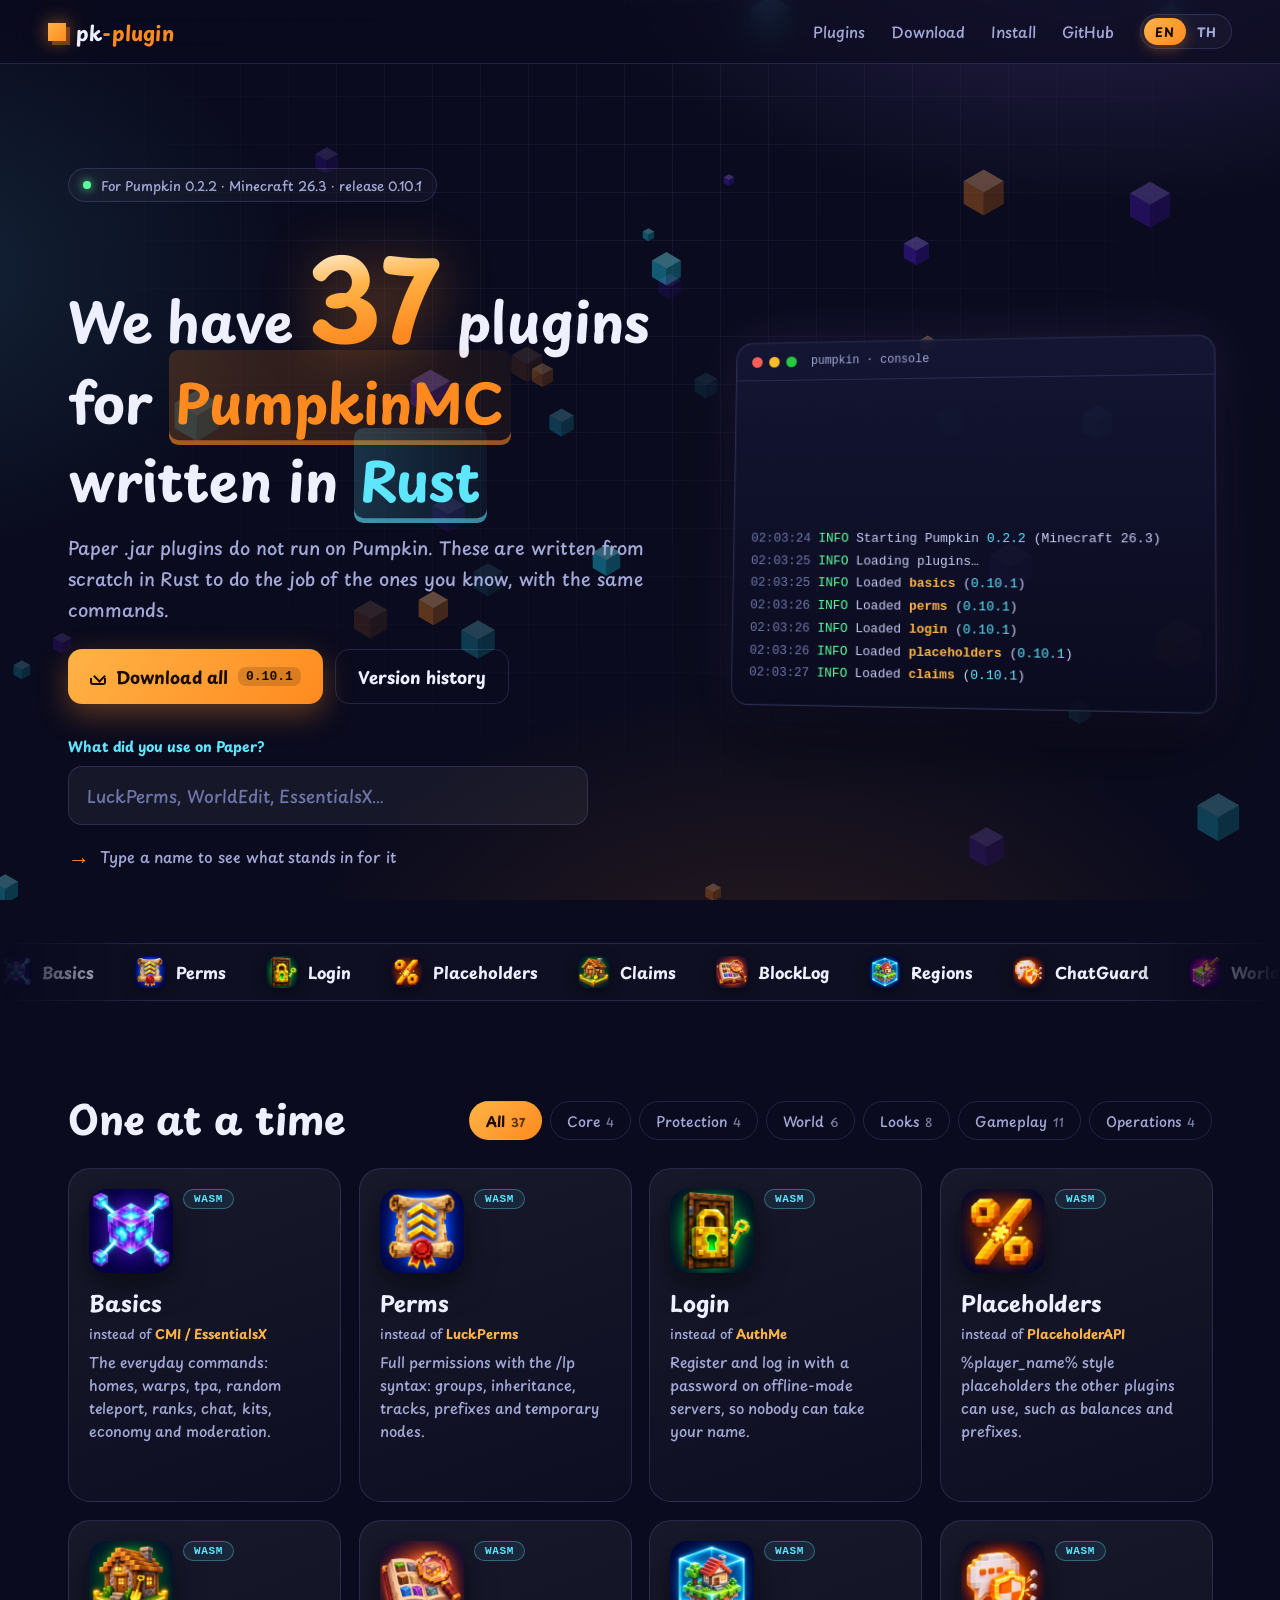
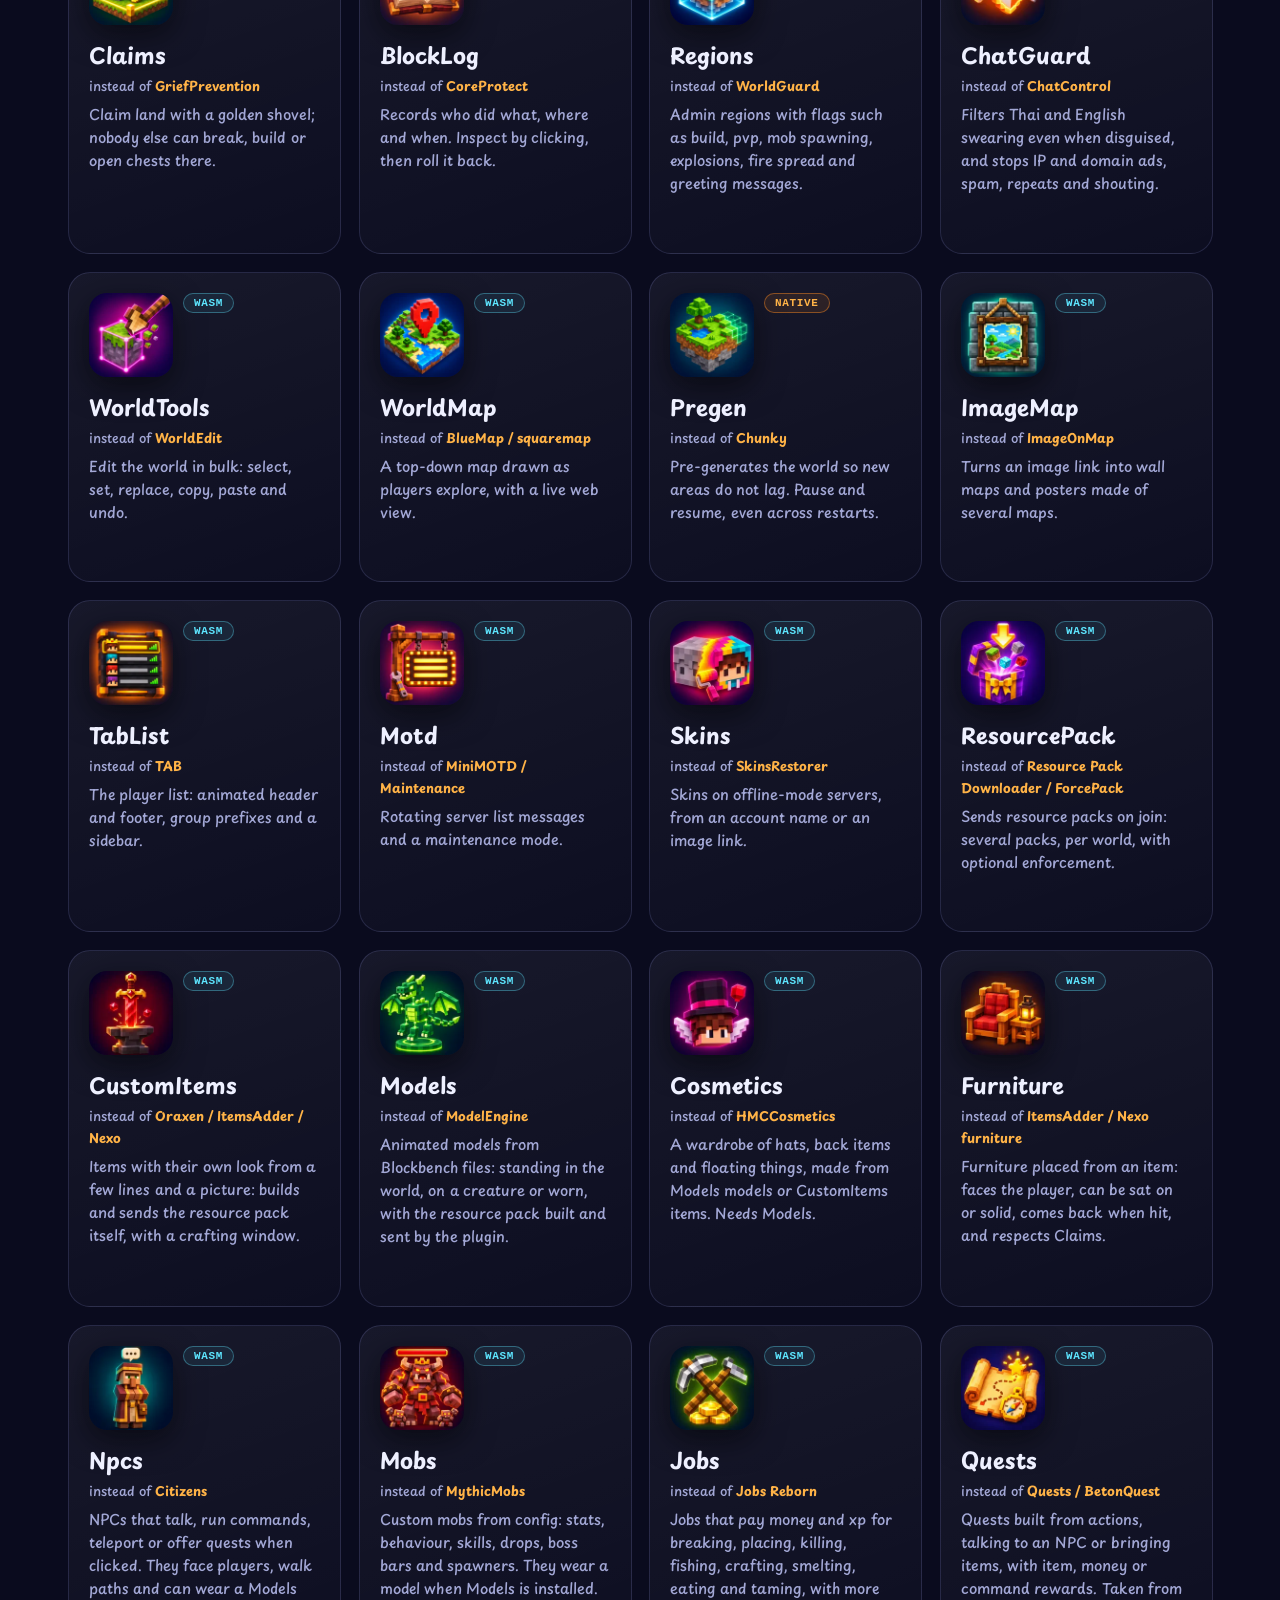
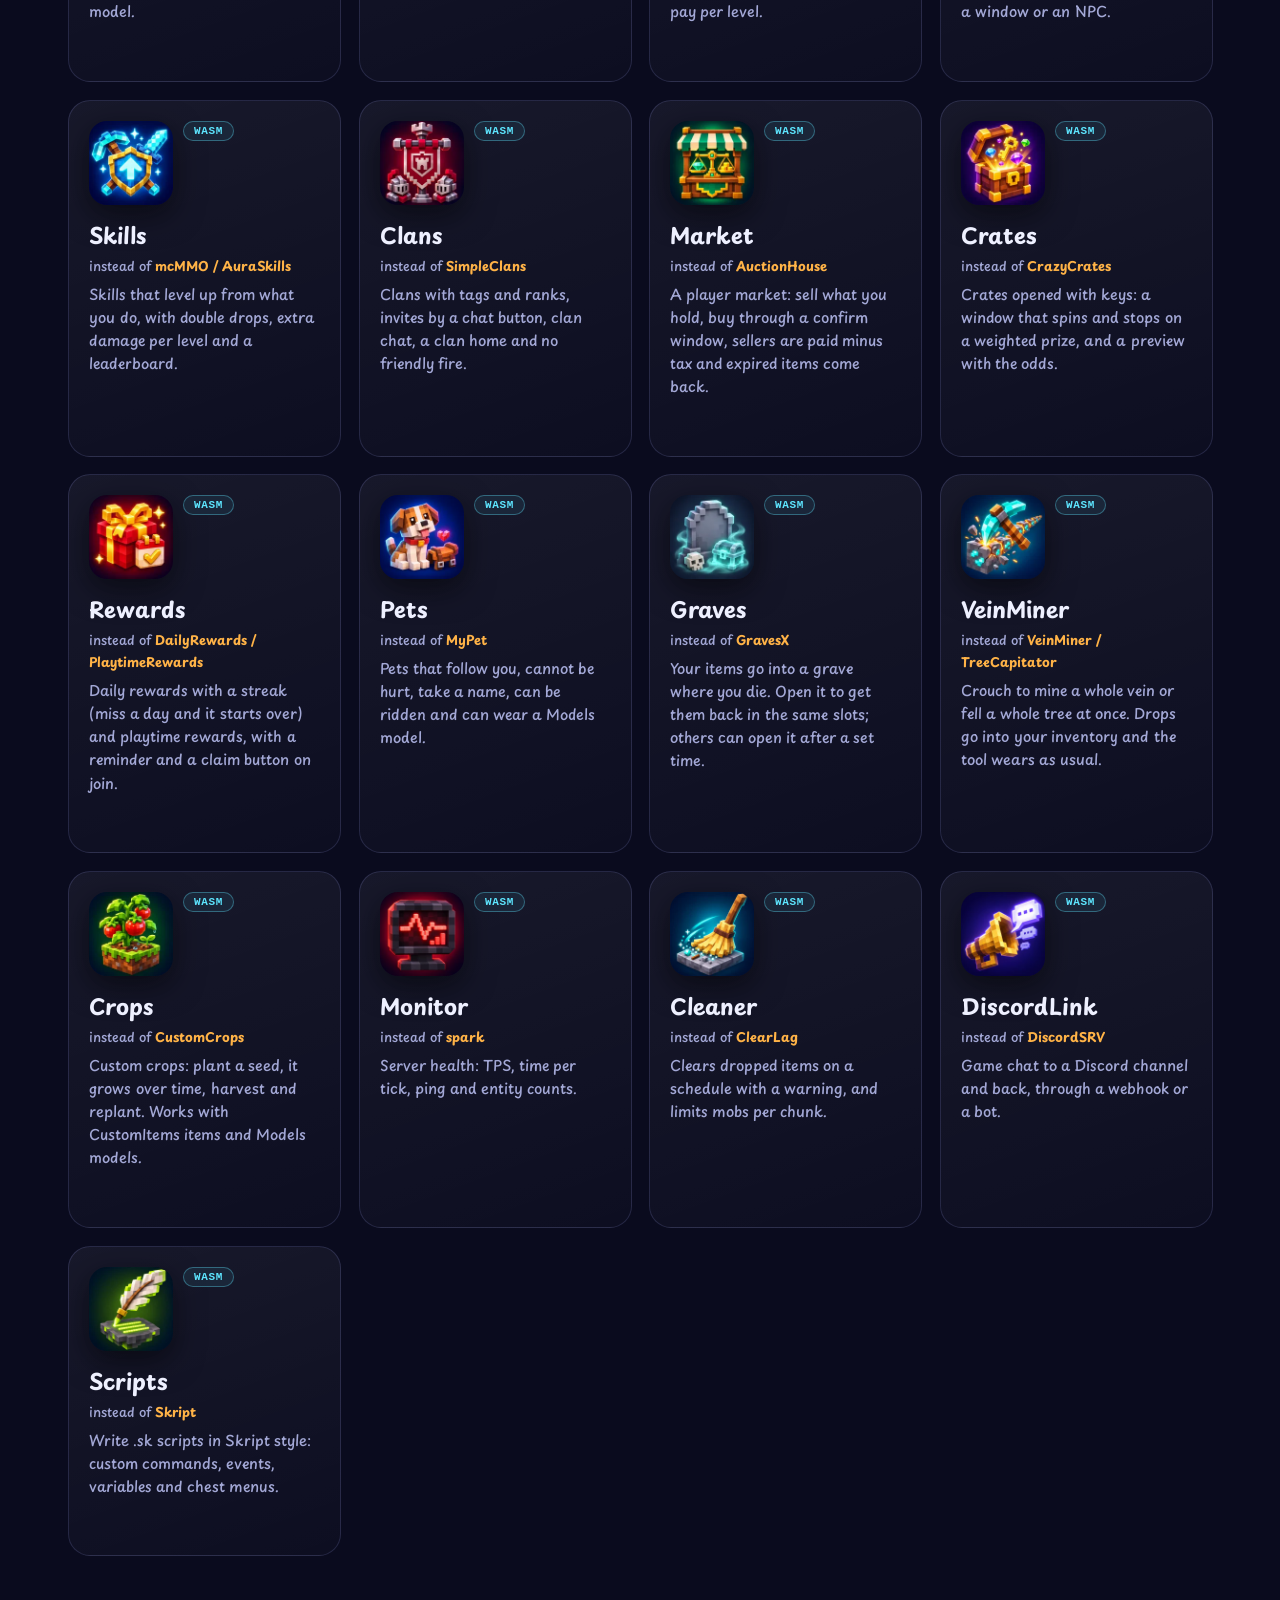
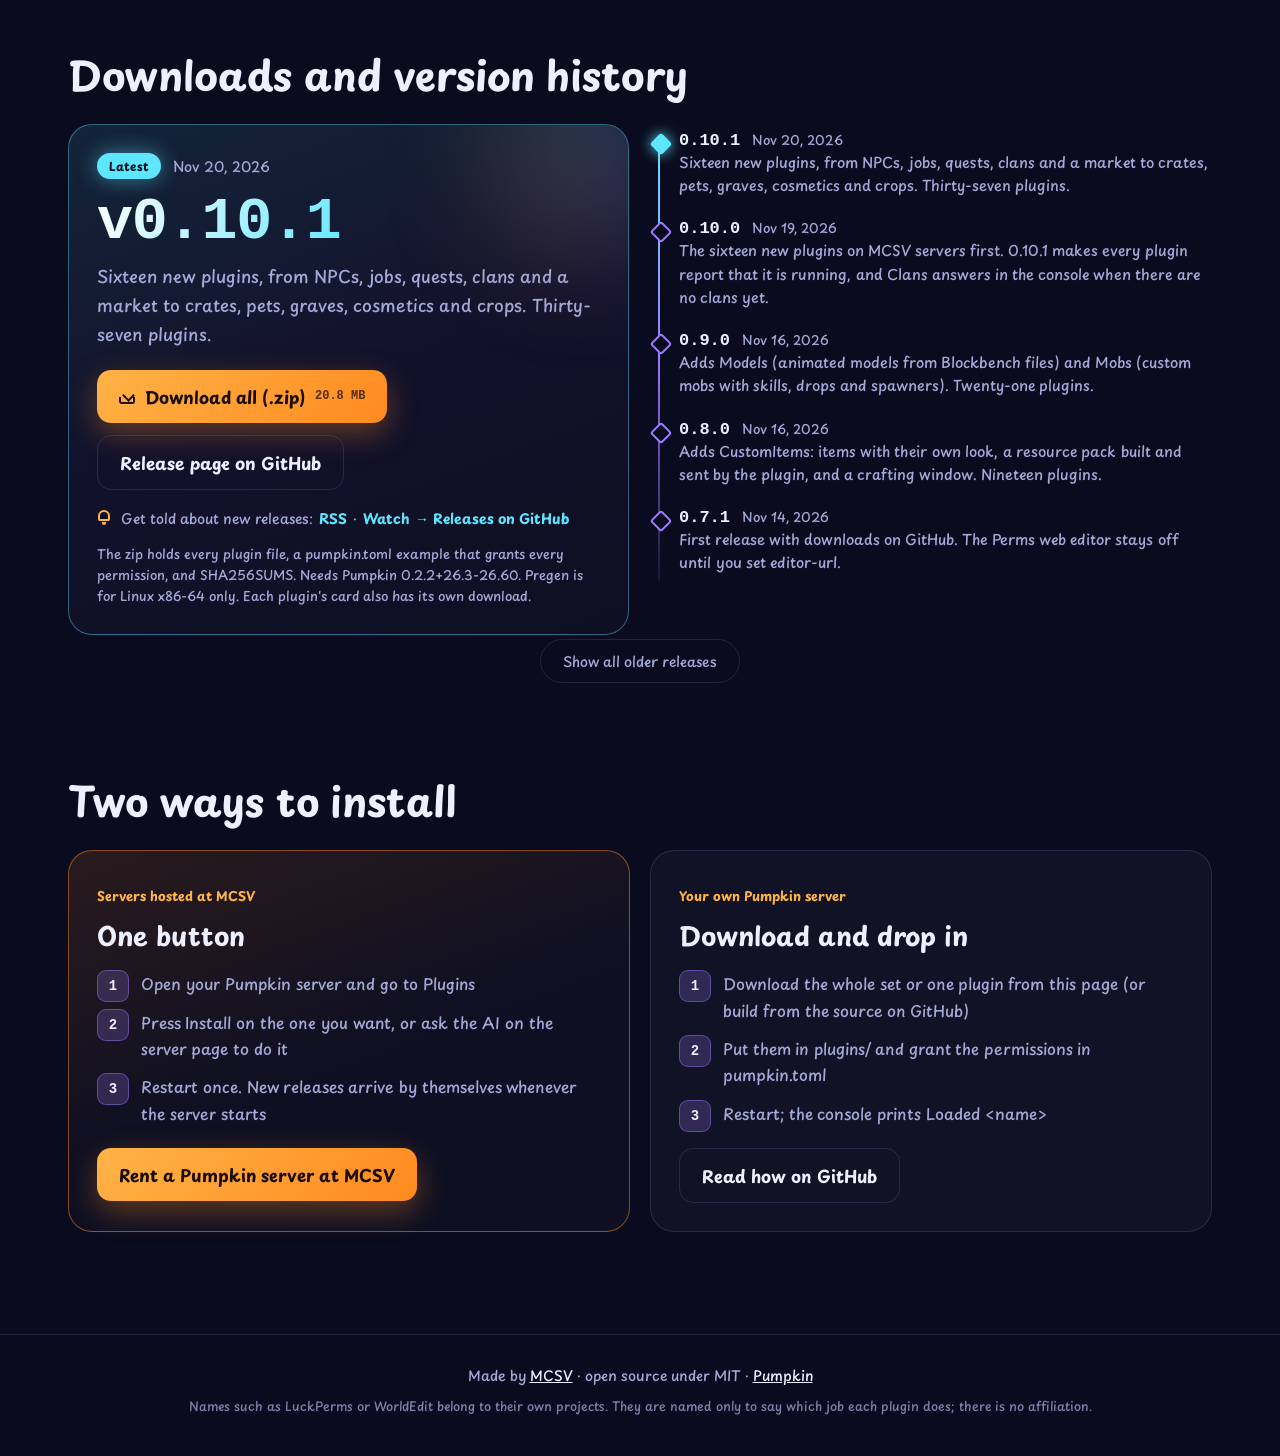
<file: site/index.html>
<!doctype html>
<html lang="en">
<head>
<meta charset="utf-8">
<meta name="viewport" content="width=device-width, initial-scale=1">
<title>Pumpkin Plugins: 37 plugins for the PumpkinMC Minecraft server, written in Rust | MCSV</title>
<meta name="description" content="37 open-source plugins for the PumpkinMC Minecraft server, written in Rust: they stand in for LuckPerms, EssentialsX, WorldEdit, CoreProtect, GriefPrevention, AuthMe and more, with the same commands. Free download.">
<meta name="robots" content="index, follow, max-image-preview:large">
<meta name="author" content="MCSV">
<meta name="theme-color" content="#0a0b1e">
<meta name="color-scheme" content="dark">
<link rel="canonical" href="https://pk-plugin.mcsv.me/">
<link rel="icon" href="favicon.svg" type="image/svg+xml">
<link rel="icon" href="favicon-32.png" type="image/png" sizes="32x32">
<link rel="apple-touch-icon" href="apple-touch-icon.png">
<link rel="alternate" type="application/atom+xml" title="Pumpkin Plugins releases" href="https://github.com/artmasster/pumpkin-plugins/releases.atom">

<meta property="og:type" content="website">
<meta property="og:site_name" content="Pumpkin Plugins by MCSV">
<meta property="og:url" content="https://pk-plugin.mcsv.me/">
<meta property="og:title" content="Pumpkin Plugins: 37 plugins for PumpkinMC, written in Rust">
<meta property="og:description" content="Stand-ins for LuckPerms, EssentialsX, WorldEdit, CoreProtect and more, with the same commands. Open source, free download.">
<meta property="og:locale" content="en_US">
<meta property="og:locale:alternate" content="th_TH">
<meta property="og:image" content="https://pk-plugin.mcsv.me/og.jpg">
<meta property="og:image:type" content="image/jpeg">
<meta property="og:image:width" content="1200">
<meta property="og:image:height" content="630">
<meta property="og:image:alt" content="We have 37 plugins for PumpkinMC, written in Rust, with the icon of each plugin">
<meta name="twitter:card" content="summary_large_image">
<meta name="twitter:title" content="Pumpkin Plugins: 37 plugins for PumpkinMC, written in Rust">
<meta name="twitter:description" content="Stand-ins for LuckPerms, EssentialsX, WorldEdit, CoreProtect and more, with the same commands. Open source, free download.">
<meta name="twitter:image" content="https://pk-plugin.mcsv.me/og.jpg">
<meta name="twitter:image:alt" content="We have 37 plugins for PumpkinMC, written in Rust, with the icon of each plugin">
<script type="application/ld+json">{"@context":"https://schema.org","@graph":[{"@type":"WebSite","@id":"https://pk-plugin.mcsv.me/#site","url":"https://pk-plugin.mcsv.me/","name":"Pumpkin Plugins","inLanguage":["en","th"],"publisher":{"@id":"https://mcsv.me/#org"}},{"@type":"Organization","@id":"https://mcsv.me/#org","name":"MCSV","url":"https://mcsv.me/"},{"@type":"SoftwareApplication","@id":"https://pk-plugin.mcsv.me/#app","name":"Pumpkin Plugins","url":"https://pk-plugin.mcsv.me/","image":"https://pk-plugin.mcsv.me/og.jpg","description":"37 plugins for the PumpkinMC Minecraft server, written in Rust. They stand in for LuckPerms, EssentialsX, WorldEdit, CoreProtect and others, with the same commands.","applicationCategory":"GameApplication","applicationSubCategory":"Minecraft server plugins","operatingSystem":"Pumpkin 0.2.2 (Minecraft 26.3)","softwareVersion":"0.10.1","datePublished":"2026-11-20","downloadUrl":"https://github.com/artmasster/pumpkin-plugins/releases/download/v0.10.1/pumpkin-plugins-0.10.1.zip","license":"https://opensource.org/licenses/MIT","isAccessibleForFree":true,"offers":{"@type":"Offer","price":"0","priceCurrency":"USD"},"author":{"@id":"https://mcsv.me/#org"},"sameAs":["https://github.com/artmasster/pumpkin-plugins"]},{"@type":"ItemList","name":"All 37 plugins","numberOfItems":37,"itemListElement":[{"@type":"ListItem","position":1,"url":"https://pk-plugin.mcsv.me/#basics","name":"Basics (instead of CMI / EssentialsX)","description":"The everyday commands: homes, warps, tpa, random teleport, ranks, chat, kits, economy and moderation."},{"@type":"ListItem","position":2,"url":"https://pk-plugin.mcsv.me/#perms","name":"Perms (instead of LuckPerms)","description":"Full permissions with the /lp syntax: groups, inheritance, tracks, prefixes and temporary nodes."},{"@type":"ListItem","position":3,"url":"https://pk-plugin.mcsv.me/#login","name":"Login (instead of AuthMe)","description":"Register and log in with a password on offline-mode servers, so nobody can take your name."},{"@type":"ListItem","position":4,"url":"https://pk-plugin.mcsv.me/#placeholders","name":"Placeholders (instead of PlaceholderAPI)","description":"%player_name% style placeholders the other plugins can use, such as balances and prefixes."},{"@type":"ListItem","position":5,"url":"https://pk-plugin.mcsv.me/#claims","name":"Claims (instead of GriefPrevention)","description":"Claim land with a golden shovel; nobody else can break, build or open chests there."},{"@type":"ListItem","position":6,"url":"https://pk-plugin.mcsv.me/#blocklog","name":"BlockLog (instead of CoreProtect)","description":"Records who did what, where and when. Inspect by clicking, then roll it back."},{"@type":"ListItem","position":7,"url":"https://pk-plugin.mcsv.me/#regions","name":"Regions (instead of WorldGuard)","description":"Admin regions with flags such as build, pvp, mob spawning, explosions, fire spread and greeting messages."},{"@type":"ListItem","position":8,"url":"https://pk-plugin.mcsv.me/#chatguard","name":"ChatGuard (instead of ChatControl)","description":"Filters Thai and English swearing even when disguised, and stops IP and domain ads, spam, repeats and shouting."},{"@type":"ListItem","position":9,"url":"https://pk-plugin.mcsv.me/#worldtools","name":"WorldTools (instead of WorldEdit)","description":"Edit the world in bulk: select, set, replace, copy, paste and undo."},{"@type":"ListItem","position":10,"url":"https://pk-plugin.mcsv.me/#worldmap","name":"WorldMap (instead of BlueMap / squaremap)","description":"A top-down map drawn as players explore, with a live web view."},{"@type":"ListItem","position":11,"url":"https://pk-plugin.mcsv.me/#pregen","name":"Pregen (instead of Chunky)","description":"Pre-generates the world so new areas do not lag. Pause and resume, even across restarts."},{"@type":"ListItem","position":12,"url":"https://pk-plugin.mcsv.me/#imagemap","name":"ImageMap (instead of ImageOnMap)","description":"Turns an image link into wall maps and posters made of several maps."},{"@type":"ListItem","position":13,"url":"https://pk-plugin.mcsv.me/#tablist","name":"TabList (instead of TAB)","description":"The player list: animated header and footer, group prefixes and a sidebar."},{"@type":"ListItem","position":14,"url":"https://pk-plugin.mcsv.me/#motd","name":"Motd (instead of MiniMOTD / Maintenance)","description":"Rotating server list messages and a maintenance mode."},{"@type":"ListItem","position":15,"url":"https://pk-plugin.mcsv.me/#skins","name":"Skins (instead of SkinsRestorer)","description":"Skins on offline-mode servers, from an account name or an image link."},{"@type":"ListItem","position":16,"url":"https://pk-plugin.mcsv.me/#resourcepack","name":"ResourcePack (instead of Resource Pack Downloader / ForcePack)","description":"Sends resource packs on join: several packs, per world, with optional enforcement."},{"@type":"ListItem","position":17,"url":"https://pk-plugin.mcsv.me/#customitems","name":"CustomItems (instead of Oraxen / ItemsAdder / Nexo)","description":"Items with their own look from a few lines and a picture: builds and sends the resource pack itself, with a crafting window."},{"@type":"ListItem","position":18,"url":"https://pk-plugin.mcsv.me/#models","name":"Models (instead of ModelEngine)","description":"Animated models from Blockbench files: standing in the world, on a creature or worn, with the resource pack built and sent by the plugin."},{"@type":"ListItem","position":19,"url":"https://pk-plugin.mcsv.me/#cosmetics","name":"Cosmetics (instead of HMCCosmetics)","description":"A wardrobe of hats, back items and floating things, made from Models models or CustomItems items. Needs Models."},{"@type":"ListItem","position":20,"url":"https://pk-plugin.mcsv.me/#furniture","name":"Furniture (instead of ItemsAdder / Nexo furniture)","description":"Furniture placed from an item: faces the player, can be sat on or solid, comes back when hit, and respects Claims."},{"@type":"ListItem","position":21,"url":"https://pk-plugin.mcsv.me/#npcs","name":"Npcs (instead of Citizens)","description":"NPCs that talk, run commands, teleport or offer quests when clicked. They face players, walk paths and can wear a Models model."},{"@type":"ListItem","position":22,"url":"https://pk-plugin.mcsv.me/#mobs","name":"Mobs (instead of MythicMobs)","description":"Custom mobs from config: stats, behaviour, skills, drops, boss bars and spawners. They wear a model when Models is installed."},{"@type":"ListItem","position":23,"url":"https://pk-plugin.mcsv.me/#jobs","name":"Jobs (instead of Jobs Reborn)","description":"Jobs that pay money and xp for breaking, placing, killing, fishing, crafting, smelting, eating and taming, with more pay per level."},{"@type":"ListItem","position":24,"url":"https://pk-plugin.mcsv.me/#quests","name":"Quests (instead of Quests / BetonQuest)","description":"Quests built from actions, talking to an NPC or bringing items, with item, money or command rewards. Taken from a window or an NPC."},{"@type":"ListItem","position":25,"url":"https://pk-plugin.mcsv.me/#skills","name":"Skills (instead of mcMMO / AuraSkills)","description":"Skills that level up from what you do, with double drops, extra damage per level and a leaderboard."},{"@type":"ListItem","position":26,"url":"https://pk-plugin.mcsv.me/#clans","name":"Clans (instead of SimpleClans)","description":"Clans with tags and ranks, invites by a chat button, clan chat, a clan home and no friendly fire."},{"@type":"ListItem","position":27,"url":"https://pk-plugin.mcsv.me/#market","name":"Market (instead of AuctionHouse)","description":"A player market: sell what you hold, buy through a confirm window, sellers are paid minus tax and expired items come back."},{"@type":"ListItem","position":28,"url":"https://pk-plugin.mcsv.me/#crates","name":"Crates (instead of CrazyCrates)","description":"Crates opened with keys: a window that spins and stops on a weighted prize, and a preview with the odds."},{"@type":"ListItem","position":29,"url":"https://pk-plugin.mcsv.me/#rewards","name":"Rewards (instead of DailyRewards / PlaytimeRewards)","description":"Daily rewards with a streak (miss a day and it starts over) and playtime rewards, with a reminder and a claim button on join."},{"@type":"ListItem","position":30,"url":"https://pk-plugin.mcsv.me/#pets","name":"Pets (instead of MyPet)","description":"Pets that follow you, cannot be hurt, take a name, can be ridden and can wear a Models model."},{"@type":"ListItem","position":31,"url":"https://pk-plugin.mcsv.me/#graves","name":"Graves (instead of GravesX)","description":"Your items go into a grave where you die. Open it to get them back in the same slots; others can open it after a set time."},{"@type":"ListItem","position":32,"url":"https://pk-plugin.mcsv.me/#veinminer","name":"VeinMiner (instead of VeinMiner / TreeCapitator)","description":"Crouch to mine a whole vein or fell a whole tree at once. Drops go into your inventory and the tool wears as usual."},{"@type":"ListItem","position":33,"url":"https://pk-plugin.mcsv.me/#crops","name":"Crops (instead of CustomCrops)","description":"Custom crops: plant a seed, it grows over time, harvest and replant. Works with CustomItems items and Models models."},{"@type":"ListItem","position":34,"url":"https://pk-plugin.mcsv.me/#monitor","name":"Monitor (instead of spark)","description":"Server health: TPS, time per tick, ping and entity counts."},{"@type":"ListItem","position":35,"url":"https://pk-plugin.mcsv.me/#cleaner","name":"Cleaner (instead of ClearLag)","description":"Clears dropped items on a schedule with a warning, and limits mobs per chunk."},{"@type":"ListItem","position":36,"url":"https://pk-plugin.mcsv.me/#discordlink","name":"DiscordLink (instead of DiscordSRV)","description":"Game chat to a Discord channel and back, through a webhook or a bot."},{"@type":"ListItem","position":37,"url":"https://pk-plugin.mcsv.me/#scripts","name":"Scripts (instead of Skript)","description":"Write .sk scripts in Skript style: custom commands, events, variables and chest menus."}]}]}</script>
<link rel="preload" href="fonts/playpen-sans-thai-700-thai.woff2" as="font" type="font/woff2" crossorigin>
<link rel="stylesheet" href="style.css">
</head>
<body>
<canvas id="sky" aria-hidden="true"></canvas>

<header class="top">
  <a class="brand" href="#top" aria-label="Pumpkin Plugins">
    <span class="brand-cube" aria-hidden="true"></span>
    <span>pk<b>-plugin</b></span>
  </a>
  <nav class="top-links">
    <a href="#plugins" data-i18n="nav_plugins">Plugins</a>
    <a href="#releases" id="nav-dl"><span data-i18n="nav_dl">Download</span><i class="new-dot" aria-hidden="true"></i></a>
    <a href="#install" data-i18n="nav_install">Install</a>
    <a href="https://github.com/artmasster/pumpkin-plugins" rel="noopener" target="_blank">GitHub</a>
    <div class="lang" id="lang" role="group" aria-label="Language"><button type="button" data-lang="en" lang="en" aria-pressed="true">EN</button><button type="button" data-lang="th" lang="th" aria-pressed="false">TH</button></div>
  </nav>
</header>

<aside class="news" id="news" hidden aria-label="Release">
  <span class="news-badge" data-i18n="news_new">New</span>
  <span class="news-text"><b id="news-ver"></b> <span id="news-what"></span></span>
  <a class="news-link" id="news-link" href="#releases" data-i18n="news_link">What's new</a>
  <button class="news-close" id="news-close" type="button" aria-label="Close"></button>
</aside>

<main id="top">
  <section class="hero">
    <div class="hero-copy">
      <p class="eyebrow reveal"><span class="dot"></span><span data-i18n="eyebrow">For Pumpkin 0.2.2 · Minecraft 26.3 · release 0.10.1</span></p>
      <h1 class="reveal">
        <span class="h1-top"><span data-i18n="h1a">We have</span><span class="count" id="count">37</span><span data-i18n="h1b">plugins</span></span>
        <span class="h1-line" data-i18n="h1c">for <em>PumpkinMC</em></span>
        <span class="h1-line" data-i18n="h1d">written in <em class="rust">Rust</em></span>
      </h1>
      <p class="lede reveal" data-i18n="lede">Paper .jar plugins do not run on Pumpkin. These are written from scratch in Rust to do the job of the ones you know, with the same commands.</p>

      <div class="cta reveal">
        <a class="btn btn-dl" id="hero-zip" href="#releases"><span class="dl-icon" aria-hidden="true"></span><span data-i18n="cta_zip">Download all</span> <b class="ver" id="hero-ver"></b></a>
        <a class="btn btn-ghost" href="#releases" data-i18n="cta_history">Version history</a>
      </div>

      <form class="finder reveal" id="finder" autocomplete="off">
        <label for="q" data-i18n="finder_label">What did you use on Paper?</label>
        <input id="q" type="search" spellcheck="false" placeholder="LuckPerms, WorldEdit, EssentialsX…">
        <div class="finder-row">
          <span class="finder-arrow" aria-hidden="true">→</span>
          <output id="answer" for="q" data-i18n="finder_idle">Type a name to see what stands in for it</output>
        </div>
      </form>
    </div>

    <div class="console reveal" aria-hidden="true">
      <div class="console-bar"><i></i><i></i><i></i><span>pumpkin · console</span></div>
      <pre id="log"></pre>
    </div>
  </section>

  <div class="ticker" aria-hidden="true"><div class="ticker-run" id="ticker"></div></div>

  <section class="shelf" id="plugins">
    <div class="shelf-head">
      <h2 data-i18n="shelf_title">One at a time</h2>
      <div class="chips" id="chips" role="tablist"></div>
    </div>
    <div class="grid" id="grid"></div>
    <p class="none" id="none" hidden data-i18n="none">Nothing matches that</p>
  </section>

  <section class="releases" id="releases">
    <h2 data-i18n="rel_title">Downloads and version history</h2>
    <div class="rel-wrap">
      <article class="latest">
        <div class="latest-head">
          <span class="latest-tag" data-i18n="rel_latest">Latest</span>
          <span class="latest-date" id="latest-date"></span>
        </div>
        <p class="latest-ver" id="latest-ver"></p>
        <p class="latest-text" id="latest-text"></p>
        <div class="latest-btns">
          <a class="btn btn-dl" id="latest-zip" href="#"><span class="dl-icon" aria-hidden="true"></span><span data-i18n="rel_zip">Download all (.zip)</span> <small class="size" id="latest-zip-size"></small></a>
          <a class="btn btn-ghost" id="latest-gh" href="#" rel="noopener" target="_blank" data-i18n="rel_github">Release page on GitHub</a>
        </div>
        <p class="follow"><span class="follow-bell" aria-hidden="true"></span><span data-i18n="follow">Get told about new releases:</span> <a href="https://github.com/artmasster/pumpkin-plugins/releases.atom" rel="noopener" target="_blank">RSS</a> · <a href="https://github.com/artmasster/pumpkin-plugins" rel="noopener" target="_blank" data-i18n="follow_gh">Watch → Releases on GitHub</a></p>
        <p class="latest-note" data-i18n="rel_note">The zip holds every plugin file, a pumpkin.toml example that grants every permission, and SHA256SUMS. Needs Pumpkin 0.2.2+26.3-26.60. Pregen is for Linux x86-64 only. Each plugin's card also has its own download.</p>
      </article>
      <ol class="timeline" id="timeline"></ol>
    </div>
    <button class="more-rel" id="more-rel" type="button" data-i18n="rel_more">Show all older releases</button>
  </section>

  <section class="install" id="install">
    <h2 data-i18n="install_title">Two ways to install</h2>
    <div class="ways">
      <article class="way way-mcsv">
        <span class="way-tag" data-i18n="way1_tag">Servers hosted at MCSV</span>
        <h3 data-i18n="way1_title">One button</h3>
        <ol>
          <li data-i18n="way1_a">Open your Pumpkin server and go to Plugins</li>
          <li data-i18n="way1_b">Press Install on the one you want, or ask the AI on the server page to do it</li>
          <li data-i18n="way1_c">Restart once. New releases arrive by themselves whenever the server starts</li>
        </ol>
        <a class="btn" href="https://mcsv.me" rel="noopener" target="_blank" data-i18n="way1_btn">Rent a Pumpkin server at MCSV</a>
      </article>
      <article class="way">
        <span class="way-tag" data-i18n="way2_tag">Your own Pumpkin server</span>
        <h3 data-i18n="way2_title">Download and drop in</h3>
        <ol>
          <li data-i18n="way2_a">Download the whole set or one plugin from this page (or build from the source on GitHub)</li>
          <li data-i18n="way2_b">Put them in plugins/ and grant the permissions in pumpkin.toml</li>
          <li data-i18n="way2_c">Restart; the console prints Loaded &lt;name&gt;</li>
        </ol>
        <a class="btn btn-ghost" href="https://github.com/artmasster/pumpkin-plugins#install" rel="noopener" target="_blank" data-i18n="way2_btn">Read how on GitHub</a>
      </article>
    </div>
  </section>
</main>

<footer class="foot">
  <p><span data-i18n="foot_a">Made by</span> <a href="https://mcsv.me" rel="noopener" target="_blank">MCSV</a> · <span data-i18n="foot_b">open source under MIT</span> · <a href="https://github.com/Pumpkin-MC/Pumpkin" rel="noopener" target="_blank">Pumpkin</a></p>
  <p class="foot-small" data-i18n="foot_c">Names such as LuckPerms or WorldEdit belong to their own projects. They are named only to say which job each plugin does; there is no affiliation.</p>
</footer>

<dialog id="sheet" aria-labelledby="sheet-name">
  <button class="sheet-close" id="sheet-close" type="button" aria-label="Close"></button>
  <div class="sheet-art"><img id="sheet-img" alt="" width="176" height="176"><span class="sheet-glow" aria-hidden="true"></span></div>
  <div class="sheet-body">
    <p class="sheet-rep"><span data-i18n="rep">Stands in for</span> <b id="sheet-rep"></b></p>
    <h2 id="sheet-name"></h2>
    <p class="sheet-text" id="sheet-text"></p>
    <h3 data-i18n="cmds">Main commands</h3>
    <div class="cmds" id="sheet-cmds"></div>
    <h3 id="sheet-toml-title" data-i18n="toml">Permissions in pumpkin.toml</h3>
    <button class="toml" id="sheet-toml" type="button"><code id="sheet-toml-code"></code><span class="copy-hint" data-i18n="copy">Click to copy</span></button>
    <a class="btn btn-dl sheet-dl" id="sheet-dl" href="#"><span class="dl-icon" aria-hidden="true"></span><span id="sheet-dl-text"></span> <small class="size" id="sheet-dl-size"></small></a>
    <p class="sheet-meta" id="sheet-meta"></p>
  </div>
</dialog>
<div class="toast" id="toast" role="status" aria-live="polite"></div>

<script src="app.js" defer></script>
</body>
</html>
</file>
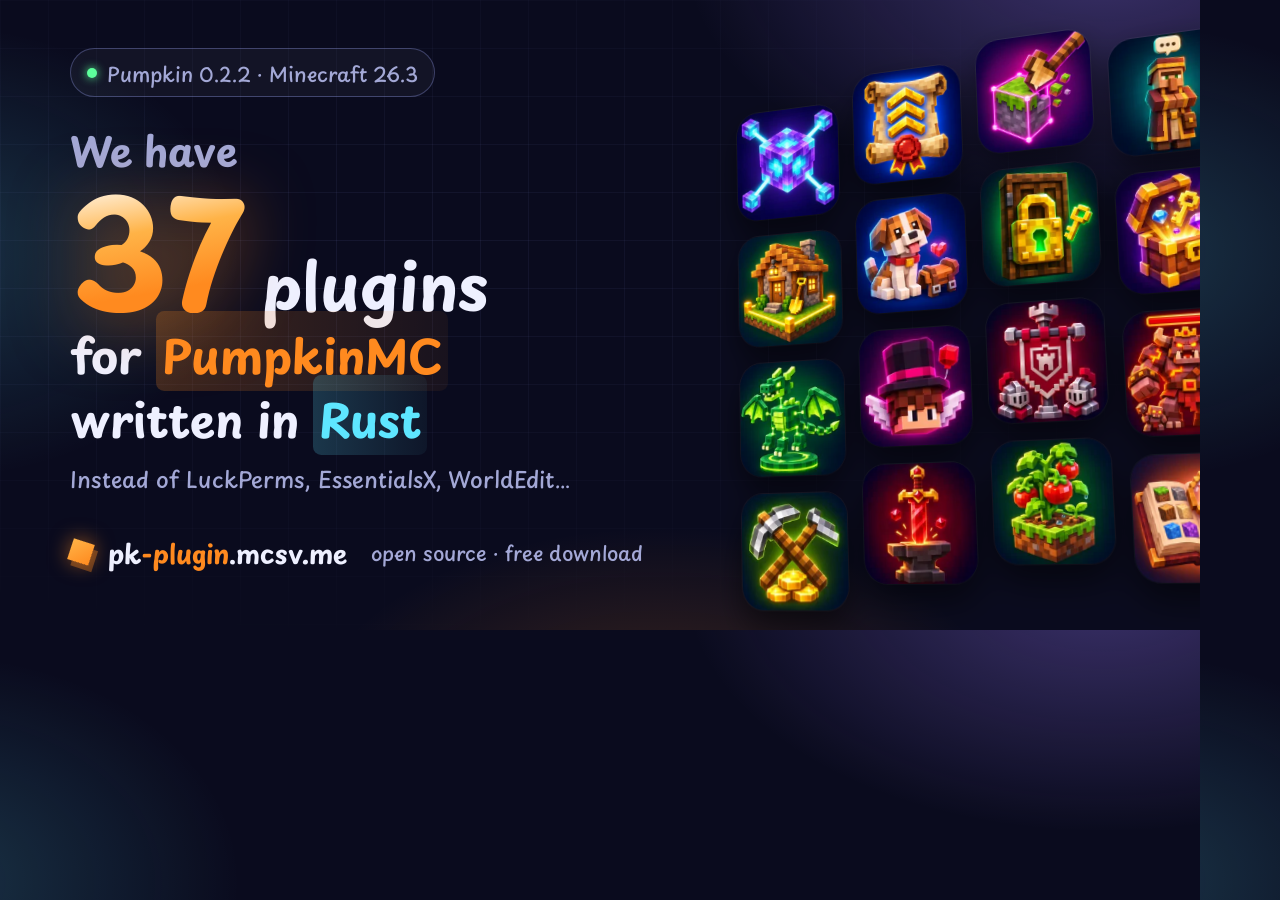
<file: scripts/og-image.html>
<!doctype html>
<html lang="en">
<head>
<!-- The share picture site/og.jpg (1200x630). Render: scripts/og-image.sh -->
<meta charset="utf-8">
<style>
@font-face { font-family: P; font-weight: 700; src: url('../site/fonts/playpen-sans-thai-700-thai.woff2') format('woff2'); unicode-range: U+0E01-0E5B; }
@font-face { font-family: P; font-weight: 700; src: url('../site/fonts/playpen-sans-thai-700-latin.woff2') format('woff2'); unicode-range: U+0000-00FF, U+2000-206F; }
@font-face { font-family: P; font-weight: 500; src: url('../site/fonts/playpen-sans-thai-500-thai.woff2') format('woff2'); unicode-range: U+0E01-0E5B; }
@font-face { font-family: P; font-weight: 500; src: url('../site/fonts/playpen-sans-thai-500-latin.woff2') format('woff2'); unicode-range: U+0000-00FF, U+2000-206F; }
* { box-sizing: border-box; margin: 0; }
html, body { width: 1200px; height: 630px; overflow: hidden; }
body { position: relative; font-family: P, sans-serif; color: #eef0ff; background: #0a0b1e;
  background-image:
    radial-gradient(700px 420px at 92% -8%, rgba(155,123,255,.35), transparent 60%),
    radial-gradient(520px 380px at -6% 40%, rgba(94,230,255,.18), transparent 60%),
    radial-gradient(600px 360px at 55% 118%, rgba(255,138,31,.22), transparent 60%); }
body::before { content: ''; position: absolute; inset: 0; opacity: .55;
  background-image: linear-gradient(rgba(160,170,255,.14) 1px, transparent 1px), linear-gradient(90deg, rgba(160,170,255,.14) 1px, transparent 1px);
  background-size: 48px 48px; -webkit-mask-image: radial-gradient(ellipse at 30% 40%, #000, transparent 75%); }
.copy { position: absolute; left: 70px; top: 48px; width: 620px; }
.tag { display: inline-flex; align-items: center; gap: 10px; padding: 6px 16px; border: 1px solid rgba(160,170,255,.3); border-radius: 999px; font-size: 20px; font-weight: 500; color: #a3a8d6; background: rgba(255,255,255,.04); }
.tag i { width: 10px; height: 10px; border-radius: 50%; background: #5dff9b; box-shadow: 0 0 10px #5dff9b; }
.pre { margin-top: 28px; font-size: 40px; font-weight: 700; line-height: 1.1; color: #a3a8d6; }
.big { display: flex; align-items: baseline; gap: 18px; margin-top: -6px; }
.alt { margin-top: 10px; font-size: 22px; white-space: nowrap; font-weight: 500; color: #a3a8d6; }
.sub b.rust { color: #5ee6ff; background: linear-gradient(90deg, rgba(94,230,255,.2), rgba(94,230,255,.05)); }
.n { font-size: 150px; line-height: 1; font-weight: 700; color: transparent; background: linear-gradient(170deg, #fff 10%, #ffb347 45%, #ff8a1f 80%); -webkit-background-clip: text; filter: drop-shadow(0 10px 34px rgba(255,138,31,.5)); }
.w { font-size: 64px; font-weight: 700; line-height: 1.2; }
.sub { margin-top: 0; font-size: 46px; font-weight: 700; line-height: 1.4; }
.sub b { color: #ff8a1f; padding: 0 .12em; border-radius: .18em; background: linear-gradient(90deg, rgba(255,138,31,.22), rgba(255,138,31,.06)); }
.foot { position: absolute; left: 70px; bottom: 56px; display: flex; align-items: center; gap: 16px; font-size: 26px; font-weight: 700; }
.cube { width: 22px; height: 22px; background: linear-gradient(135deg, #ffb347, #ff8a1f); box-shadow: 5px 5px 0 rgba(255,138,31,.35), 0 0 20px rgba(255,138,31,.6); transform: rotate(18deg); }
.foot em { font-style: normal; } .foot span { color: #ff8a1f; }
.foot small { margin-left: 8px; font-size: 20px; font-weight: 500; color: #a3a8d6; }
.wall { position: absolute; right: -40px; top: 50%; display: grid; grid-template-columns: repeat(4, 118px); gap: 18px; transform: translateY(-50%) perspective(1100px) rotateY(-16deg) rotateX(6deg) rotateZ(-4deg); }
.wall img { width: 118px; height: 118px; border-radius: 24px; box-shadow: 0 16px 34px rgba(0,0,0,.55), 0 0 0 1px rgba(255,255,255,.06); }
.wall img:nth-child(4n+1) { transform: translateY(26px); }
.wall img:nth-child(4n+3) { transform: translateY(-18px); }
</style>
</head>
<body>
<div class="wall" id="wall"></div>
<div class="copy">
  <p class="tag"><i></i>Pumpkin 0.2.2 · Minecraft 26.3</p>
  <p class="pre">We have</p>
  <div class="big"><span class="n">37</span><span class="w">plugins</span></div>
  <p class="sub">for <b>PumpkinMC</b><br>written in <b class="rust">Rust</b></p>
  <p class="alt">Instead of LuckPerms, EssentialsX, WorldEdit…</p>
</div>
<p class="foot"><i class="cube"></i><em>pk<span>-plugin</span>.mcsv.me</em><small>open source · free download</small></p>
<script>
for (const id of ['basics','perms','worldtools','npcs','claims','pets','login','crates','models','cosmetics','clans','mobs','jobs','customitems','crops','blocklog']) {
  const img = document.createElement('img');
  img.src = `../site/img/${id}.webp`;
  document.getElementById('wall').append(img);
}
</script>
</body>
</html>
</file>
<file: site/style.css>
/* pk-plugin.mcsv.me: voxel night. Deep indigo sky, the cyan and violet glow of the plugin art,
   and pumpkin orange as the one sharp accent. */
@font-face { font-family: 'Playpen Sans Thai'; font-weight: 500; font-display: swap; src: url('fonts/playpen-sans-thai-500-thai.woff2') format('woff2'); unicode-range: U+02D7, U+0303, U+0331, U+0E01-0E5B, U+200C-200D, U+25CC; }
@font-face { font-family: 'Playpen Sans Thai'; font-weight: 500; font-display: swap; src: url('fonts/playpen-sans-thai-500-latin.woff2') format('woff2'); unicode-range: U+0000-00FF, U+0131, U+0152-0153, U+02BB-02BC, U+02C6, U+02DA, U+02DC, U+2000-206F, U+20AC, U+2122, U+2190-2193, U+2212, U+2215, U+FEFF, U+FFFD; }
@font-face { font-family: 'Playpen Sans Thai'; font-weight: 600; font-display: swap; src: url('fonts/playpen-sans-thai-600-thai.woff2') format('woff2'); unicode-range: U+02D7, U+0303, U+0331, U+0E01-0E5B, U+200C-200D, U+25CC; }
@font-face { font-family: 'Playpen Sans Thai'; font-weight: 600; font-display: swap; src: url('fonts/playpen-sans-thai-600-latin.woff2') format('woff2'); unicode-range: U+0000-00FF, U+0131, U+0152-0153, U+02BB-02BC, U+02C6, U+02DA, U+02DC, U+2000-206F, U+20AC, U+2122, U+2190-2193, U+2212, U+2215, U+FEFF, U+FFFD; }
@font-face { font-family: 'Playpen Sans Thai'; font-weight: 700; font-display: swap; src: url('fonts/playpen-sans-thai-700-thai.woff2') format('woff2'); unicode-range: U+02D7, U+0303, U+0331, U+0E01-0E5B, U+200C-200D, U+25CC; }
@font-face { font-family: 'Playpen Sans Thai'; font-weight: 700; font-display: swap; src: url('fonts/playpen-sans-thai-700-latin.woff2') format('woff2'); unicode-range: U+0000-00FF, U+0131, U+0152-0153, U+02BB-02BC, U+02C6, U+02DA, U+02DC, U+2000-206F, U+20AC, U+2122, U+2190-2193, U+2212, U+2215, U+FEFF, U+FFFD; }

:root {
  --bg: #0a0b1e;
  --bg-2: #11132e;
  --ink: #eef0ff;
  --dim: #a3a8d6;
  --line: rgba(160, 170, 255, .16);
  --pumpkin: #ff8a1f;
  --pumpkin-2: #ffb347;
  --cyan: #5ee6ff;
  --violet: #9b7bff;
  --mono: ui-monospace, 'Cascadia Code', 'SF Mono', Menlo, Consolas, monospace;
  --ease: cubic-bezier(.2, .8, .2, 1);
}
* { box-sizing: border-box; }
html { scroll-behavior: smooth; }
body {
  margin: 0; min-height: 100vh; color: var(--ink); background: var(--bg);
  font: 500 17px/1.7 'Playpen Sans Thai', 'Leelawadee UI', Tahoma, sans-serif;
  background-image:
    radial-gradient(900px 500px at 85% -10%, rgba(155, 123, 255, .22), transparent 60%),
    radial-gradient(700px 480px at -10% 30%, rgba(94, 230, 255, .12), transparent 60%),
    radial-gradient(800px 500px at 60% 110%, rgba(255, 138, 31, .12), transparent 60%);
  background-attachment: fixed;
  overflow-x: hidden;
}
/* a faint block grid, like a build plate */
body::before {
  content: ''; position: fixed; inset: 0; z-index: -1; pointer-events: none; opacity: .5;
  background-image: linear-gradient(var(--line) 1px, transparent 1px), linear-gradient(90deg, var(--line) 1px, transparent 1px);
  background-size: 48px 48px;
  mask-image: radial-gradient(ellipse at 50% 20%, #000 0%, transparent 72%);
  -webkit-mask-image: radial-gradient(ellipse at 50% 20%, #000 0%, transparent 72%);
}
#sky { position: fixed; inset: 0; width: 100%; height: 100%; z-index: -1; pointer-events: none; }
a { color: inherit; }
h1, h2, h3, p { margin: 0; }
button { font: inherit; color: inherit; cursor: pointer; }
:focus-visible { outline: 2px solid var(--pumpkin); outline-offset: 3px; border-radius: 6px; }

/* top bar */
.top { position: sticky; top: 0; z-index: 20; display: flex; align-items: center; justify-content: space-between; gap: 16px; padding: 14px clamp(16px, 4vw, 48px); backdrop-filter: blur(14px); -webkit-backdrop-filter: blur(14px); background: rgba(10, 11, 30, .62); border-bottom: 1px solid var(--line); }
.brand { display: flex; align-items: center; gap: 10px; font-weight: 700; font-size: 20px; text-decoration: none; letter-spacing: .01em; }
.brand b { color: var(--pumpkin); font-weight: 700; }
.brand-cube { width: 18px; height: 18px; background: linear-gradient(135deg, var(--pumpkin-2), var(--pumpkin)); box-shadow: 4px 4px 0 rgba(255, 138, 31, .35), 0 0 18px rgba(255, 138, 31, .6); animation: spin 9s linear infinite; }
.top-links { display: flex; align-items: center; gap: clamp(10px, 2.4vw, 26px); font-size: 15px; }
.top-links a { text-decoration: none; color: var(--dim); transition: color .2s; }
.top-links a:hover { color: var(--ink); }
.lang { display: inline-flex; padding: 3px; border: 1px solid var(--line); border-radius: 999px; background: rgba(255, 255, 255, .03); }
.lang button { padding: 3px 11px; border: 0; border-radius: 999px; background: transparent; font-size: 12.5px; font-weight: 700; letter-spacing: .08em; color: var(--dim); transition: color .2s, background .2s, box-shadow .2s; }
.lang button:hover { color: var(--ink); }
.lang button[aria-pressed='true'] { color: #1a0d00; background: linear-gradient(135deg, var(--pumpkin-2), var(--pumpkin)); box-shadow: 0 4px 14px rgba(255, 138, 31, .35); }

/* hero */
.hero { display: grid; grid-template-columns: minmax(0, 1.1fr) minmax(0, .9fr); gap: clamp(24px, 5vw, 72px); align-items: center; max-width: 1240px; margin: 0 auto; padding: clamp(40px, 8vw, 104px) clamp(16px, 4vw, 48px) clamp(32px, 5vw, 64px); }
.eyebrow { display: inline-flex; align-items: center; gap: 10px; padding: 5px 14px; border: 1px solid var(--line); border-radius: 999px; font-size: 13px; color: var(--dim); background: rgba(255, 255, 255, .03); }
.dot { width: 8px; height: 8px; border-radius: 50%; background: #5dff9b; box-shadow: 0 0 10px #5dff9b; animation: pulse 1.8s ease-in-out infinite; }
/* Thai stacks vowels and tone marks above and below the line: the heading needs tall lines, and
   nothing may be drawn in the gap between them. */
h1 { margin: 20px 0 16px; font-size: clamp(30px, 4.3vw, 54px); line-height: 1.45; font-weight: 700; }
.h1-top { display: flex; flex-wrap: wrap; align-items: baseline; column-gap: .26em; }
.h1-line { display: block; }
.count { flex: none; padding: 0 .04em .06em 0; font-size: 2.1em; line-height: 1.15; color: transparent; background: linear-gradient(170deg, #fff 10%, var(--pumpkin-2) 45%, var(--pumpkin) 80%); -webkit-background-clip: text; background-clip: text; filter: drop-shadow(0 8px 28px rgba(255, 138, 31, .45)); font-variant-numeric: tabular-nums; }
h1 em { font-style: normal; color: var(--pumpkin); white-space: nowrap; padding: 0 .12em; border-radius: .18em; background: linear-gradient(90deg, rgba(255, 138, 31, .2), rgba(255, 138, 31, .06)); box-shadow: inset 0 -.09em 0 rgba(255, 138, 31, .55); }
h1 em.rust { color: var(--cyan); background: linear-gradient(90deg, rgba(94, 230, 255, .18), rgba(94, 230, 255, .05)); box-shadow: inset 0 -.09em 0 rgba(94, 230, 255, .55); }
.lede { max-width: 34em; color: var(--dim); font-size: clamp(16px, 1.5vw, 18px); }

.finder { margin-top: 30px; }
.finder label { display: block; margin-bottom: 8px; font-size: 14px; font-weight: 700; color: var(--cyan); }
.finder-row { display: flex; align-items: center; gap: 10px; min-height: 44px; margin-top: 10px; }
.finder input { display: block; width: 100%; max-width: 520px; padding: 14px 18px; border: 1px solid var(--line); border-radius: 14px; background: rgba(255, 255, 255, .05); color: var(--ink); font: inherit; transition: border-color .2s, box-shadow .2s; }
.finder input::placeholder { color: #6f75a8; }
.finder input:focus { outline: none; border-color: var(--cyan); box-shadow: 0 0 0 4px rgba(94, 230, 255, .14); }
.finder-arrow { font-size: 22px; color: var(--pumpkin); animation: nudge 1.4s ease-in-out infinite; }
.finder output { flex: 1; min-width: 0; font-size: 15px; color: var(--dim); }
.finder output button { padding: 8px 16px; border: 0; border-radius: 12px; background: linear-gradient(135deg, var(--pumpkin-2), var(--pumpkin)); color: #1a0d00; font-weight: 700; box-shadow: 0 8px 24px rgba(255, 138, 31, .35); animation: pop .35s var(--ease); }
.finder output button + button { margin-left: 8px; }

/* console */
.console { border: 1px solid var(--line); border-radius: 18px; background: linear-gradient(180deg, rgba(20, 22, 52, .92), rgba(10, 11, 30, .92)); box-shadow: 0 30px 80px rgba(0, 0, 0, .5), 0 0 0 1px rgba(255, 255, 255, .03) inset, 0 0 60px rgba(155, 123, 255, .14); transform: perspective(1200px) rotateY(-7deg) rotateX(3deg); transition: transform .6s var(--ease); overflow: hidden; }
.console:hover { transform: perspective(1200px) rotateY(0) rotateX(0); }
.console-bar { display: flex; align-items: center; gap: 7px; padding: 12px 16px; border-bottom: 1px solid var(--line); font: 12px var(--mono); color: var(--dim); }
.console-bar i { width: 11px; height: 11px; border-radius: 50%; background: #ff5f57; }
.console-bar i:nth-child(2) { background: #febc2e; }
.console-bar i:nth-child(3) { background: #28c840; }
.console-bar span { margin-left: 8px; }
#log { margin: 0; padding: 16px 18px 20px; height: 330px; overflow: hidden; font: 13px/1.75 var(--mono); color: #c9cdf5; white-space: pre-wrap; display: flex; flex-direction: column; justify-content: flex-end; }
#log .t { color: #6f75a8; }
#log .ok { color: #5dff9b; }
#log .n { color: var(--pumpkin-2); font-weight: 700; }
#log .v { color: var(--cyan); }
#log div { animation: line .35s var(--ease); }

/* ticker */
.ticker { overflow: hidden; border-block: 1px solid var(--line); background: rgba(255, 255, 255, .02); mask-image: linear-gradient(90deg, transparent, #000 12%, #000 88%, transparent); -webkit-mask-image: linear-gradient(90deg, transparent, #000 12%, #000 88%, transparent); }
/* every item has a right margin instead of a flex gap, so the two halves are the same width and
   translateX(-50%) lands exactly on the start of the second half */
.ticker-run { display: flex; width: max-content; padding: 12px 0; font-size: 16px; animation: marquee 50s linear infinite; }
.ticker:hover .ticker-run { animation-play-state: paused; }
.tick { display: flex; align-items: center; gap: 10px; margin-right: 40px; white-space: nowrap; }
.tick img { width: 32px; height: 32px; border-radius: 8px; box-shadow: 0 4px 14px rgba(0, 0, 0, .45); }
.tick b { font-weight: 700; color: var(--ink); }

/* shelf */
.shelf, .releases, .install { max-width: 1240px; margin: 0 auto; padding: clamp(48px, 7vw, 96px) clamp(16px, 4vw, 48px) 0; }
.shelf-head { display: flex; flex-wrap: wrap; align-items: end; justify-content: space-between; gap: 18px; margin-bottom: 28px; }
h2 { font-size: clamp(26px, 3.4vw, 40px); line-height: 1.25; font-weight: 700; }
.chips { display: flex; flex-wrap: wrap; gap: 8px; }
.chip { padding: 7px 16px; border: 1px solid var(--line); border-radius: 999px; background: transparent; font-size: 14px; color: var(--dim); transition: all .2s; }
.chip:hover { color: var(--ink); border-color: var(--violet); }
.chip[aria-selected='true'] { color: #1a0d00; background: linear-gradient(135deg, var(--pumpkin-2), var(--pumpkin)); border-color: transparent; font-weight: 700; }
.chip small { margin-left: 6px; opacity: .7; font-size: 12px; }

.grid { display: grid; grid-template-columns: repeat(auto-fill, minmax(250px, 1fr)); gap: 18px; }
.card { --mx: 50%; --my: 50%; --rx: 0deg; --ry: 0deg; position: relative; display: flex; flex-direction: column; gap: 6px; padding: 20px; border: 1px solid var(--line); border-radius: 22px; background: linear-gradient(160deg, rgba(255, 255, 255, .06), rgba(255, 255, 255, .015)); text-align: left; overflow: hidden; transform: perspective(900px) rotateX(var(--rx)) rotateY(var(--ry)); transition: transform .25s var(--ease), border-color .25s, box-shadow .25s, opacity .3s; will-change: transform; }
.card::before { content: ''; position: absolute; inset: 0; pointer-events: none; opacity: 0; transition: opacity .25s; background: radial-gradient(260px circle at var(--mx) var(--my), rgba(94, 230, 255, .2), transparent 60%); }
.card:hover, .card:focus-visible { border-color: rgba(94, 230, 255, .55); box-shadow: 0 22px 50px rgba(0, 0, 0, .45), 0 0 34px rgba(94, 230, 255, .14); }
.card:hover::before { opacity: 1; }
.card img { width: 84px; height: 84px; border-radius: 18px; box-shadow: 0 10px 30px rgba(0, 0, 0, .5); transition: transform .45s var(--ease); }
.card:hover img { transform: translateY(-6px) rotate(-5deg) scale(1.08); }
.card-top { display: flex; align-items: flex-start; justify-content: space-between; gap: 10px; margin-bottom: 8px; }
.badge { padding: 3px 10px; border-radius: 999px; font: 700 11px var(--mono); letter-spacing: .06em; color: var(--cyan); border: 1px solid rgba(94, 230, 255, .35); background: rgba(94, 230, 255, .08); }
.badge.native { color: var(--pumpkin-2); border-color: rgba(255, 138, 31, .45); background: rgba(255, 138, 31, .1); }
.card h3 { font-size: 22px; font-weight: 700; line-height: 1.3; }
.card .rep { font-size: 13px; color: var(--dim); }
.card .rep b { font-weight: 700; color: var(--pumpkin-2); }
.card p { font-size: 14.5px; line-height: 1.6; color: var(--dim); }
.card .more { margin-top: auto; padding-top: 10px; font-size: 13px; font-weight: 700; color: var(--cyan); opacity: 0; transform: translateX(-6px); transition: all .25s; }
.card:hover .more, .card:focus-visible .more { opacity: 1; transform: none; }
.card.hit { border-color: var(--pumpkin); box-shadow: 0 0 0 3px rgba(255, 138, 31, .3), 0 22px 50px rgba(0, 0, 0, .45); animation: hit .9s var(--ease); }
.card.gone { display: none; }
.none { padding: 40px 0; text-align: center; color: var(--dim); }

/* install */
.install { padding-bottom: clamp(56px, 8vw, 110px); }
.ways { display: grid; grid-template-columns: repeat(auto-fit, minmax(300px, 1fr)); gap: 20px; margin-top: 28px; }
.way { position: relative; padding: 28px; border: 1px solid var(--line); border-radius: 24px; background: rgba(255, 255, 255, .03); }
.way-mcsv { border-color: rgba(255, 138, 31, .5); background: linear-gradient(160deg, rgba(255, 138, 31, .13), rgba(255, 255, 255, .02) 55%); }
.way-tag { font-size: 13px; font-weight: 700; color: var(--pumpkin-2); }
.way h3 { margin: 4px 0 14px; font-size: 26px; }
.way ol { margin: 0 0 22px; padding: 0; list-style: none; counter-reset: step; display: grid; gap: 12px; }
.way li { position: relative; padding-left: 44px; color: var(--dim); font-size: 15.5px; counter-increment: step; }
.way li::before { content: counter(step); position: absolute; left: 0; top: 0; width: 30px; height: 30px; display: grid; place-items: center; border-radius: 9px; font: 700 14px var(--mono); color: var(--ink); background: rgba(155, 123, 255, .22); border: 1px solid rgba(155, 123, 255, .45); }
.btn { display: inline-block; padding: 12px 22px; border-radius: 14px; font-weight: 700; text-decoration: none; color: #1a0d00; background: linear-gradient(135deg, var(--pumpkin-2), var(--pumpkin)); box-shadow: 0 10px 30px rgba(255, 138, 31, .35); transition: transform .2s var(--ease), box-shadow .2s; }
.btn:hover { transform: translateY(-2px); box-shadow: 0 16px 40px rgba(255, 138, 31, .5); }
.btn-ghost { color: var(--ink); background: transparent; border: 1px solid var(--line); box-shadow: none; }
.btn-ghost:hover { border-color: var(--cyan); box-shadow: 0 0 30px rgba(94, 230, 255, .2); }

/* "new release" notice: a bar under the top bar until the visitor has seen this release */
.news { position: relative; z-index: 19; display: flex; align-items: center; justify-content: center; gap: 12px; padding: 9px 52px 9px 16px; font-size: 14.5px; background: linear-gradient(90deg, rgba(94, 230, 255, .14), rgba(155, 123, 255, .18), rgba(255, 138, 31, .14)); border-bottom: 1px solid rgba(94, 230, 255, .3); backdrop-filter: blur(12px); -webkit-backdrop-filter: blur(12px); animation: news-in .6s var(--ease) both; }
.news[hidden] { display: none; }
.news.out { animation: news-out .35s var(--ease) forwards; }
.news-badge { flex: none; padding: 2px 10px; border-radius: 999px; font-size: 12px; font-weight: 700; color: #04121a; background: var(--cyan); box-shadow: 0 0 16px rgba(94, 230, 255, .6); animation: pulse-glow 2.4s ease-in-out infinite; }
.news-text { min-width: 0; color: var(--dim); overflow: hidden; text-overflow: ellipsis; white-space: nowrap; }
.news-text b { font-family: var(--mono); color: var(--ink); }
.news-link { flex: none; font-weight: 700; color: var(--pumpkin-2); text-decoration: none; }
.news-link:hover { text-decoration: underline; }
.news-close { position: absolute; right: 12px; top: 50%; width: 28px; height: 28px; margin-top: -14px; padding: 0; border: 0; border-radius: 8px; background: transparent; font-size: 0; transition: background .2s; }
.news-close:hover { background: rgba(255, 255, 255, .08); }
.news-close::before, .news-close::after { content: ''; position: absolute; top: 50%; left: 50%; width: 12px; height: 2px; margin: -1px 0 0 -6px; border-radius: 2px; background: var(--dim); transform: rotate(45deg); }
.news-close::after { transform: rotate(-45deg); }
#nav-dl { position: relative; }
.new-dot { display: none; position: absolute; top: 1px; right: -9px; width: 7px; height: 7px; border-radius: 50%; background: var(--pumpkin); box-shadow: 0 0 0 0 rgba(255, 138, 31, .7); animation: ping 1.8s ease-out infinite; }
.unseen .new-dot { display: block; }
.latest.flash { animation: flash 1.4s var(--ease); }
.follow { position: relative; z-index: 1; display: flex; flex-wrap: wrap; align-items: center; gap: 6px; margin-bottom: 12px; font-size: 14px; color: var(--dim); }
.follow a { color: var(--cyan); font-weight: 700; text-decoration: none; }
.follow a:hover { text-decoration: underline; }
/* a bell: a rounded cup over a clapper */
.follow-bell { position: relative; width: 14px; height: 15px; margin-right: 4px; }
.follow-bell::before { content: ''; position: absolute; left: 1px; right: 1px; top: 0; bottom: 4px; border: 2px solid var(--pumpkin-2); border-radius: 7px 7px 2px 2px; }
.follow-bell::after { content: ''; position: absolute; left: 5px; bottom: 0; width: 4px; height: 3px; border-radius: 0 0 3px 3px; background: var(--pumpkin-2); }
.follow:hover .follow-bell { animation: ring .8s ease-in-out; }

/* downloads */
.cta { display: flex; flex-wrap: wrap; gap: 12px; margin-top: 26px; }
.btn-dl { display: inline-flex; align-items: center; gap: 10px; }
.btn-dl .ver { font: 700 13px var(--mono); padding: 2px 8px; border-radius: 8px; background: rgba(26, 13, 0, .16); }
.btn-dl .size { font: 600 12px var(--mono); opacity: .75; }
/* a down arrow into a tray, drawn so it needs no icon font */
.dl-icon { position: relative; flex: none; width: 16px; height: 16px; }
.dl-icon::before { content: ''; position: absolute; left: 50%; top: 0; width: 7px; height: 7px; margin-left: -3.5px; border: solid currentColor; border-width: 0 2px 2px 0; transform: translateY(3px) rotate(45deg); }
.dl-icon::after { content: ''; position: absolute; left: 0; right: 0; bottom: 0; height: 5px; border: 2px solid currentColor; border-top: 0; border-radius: 0 0 3px 3px; }
.btn-dl:hover .dl-icon::before { animation: drop .7s var(--ease) infinite; }

.rel-wrap { display: grid; grid-template-columns: minmax(0, 1fr) minmax(0, 1fr); gap: 22px; align-items: start; margin-top: 28px; }
.latest { position: relative; padding: 28px; border: 1px solid rgba(94, 230, 255, .4); border-radius: 24px; background: linear-gradient(160deg, rgba(94, 230, 255, .12), rgba(155, 123, 255, .06) 50%, rgba(255, 255, 255, .02)); overflow: hidden; }
.latest::after { content: ''; position: absolute; right: -60px; top: -60px; width: 200px; height: 200px; border-radius: 50%; background: conic-gradient(from 0deg, var(--cyan), var(--violet), var(--pumpkin), var(--cyan)); filter: blur(60px); opacity: .22; animation: spin 16s linear infinite; pointer-events: none; }
.latest-head { display: flex; align-items: center; gap: 12px; }
.latest-tag { padding: 3px 12px; border-radius: 999px; font-size: 12px; font-weight: 700; color: #04121a; background: var(--cyan); box-shadow: 0 0 20px rgba(94, 230, 255, .5); }
.latest-date { font-size: 14px; color: var(--dim); }
.latest-ver { margin: 10px 0 6px; font: 700 clamp(40px, 5vw, 60px)/1.1 var(--mono); letter-spacing: -.02em; color: transparent; background: linear-gradient(120deg, #fff, var(--cyan) 55%, var(--violet)); -webkit-background-clip: text; background-clip: text; }
.latest-text { color: var(--dim); }
.latest-btns { position: relative; z-index: 1; display: flex; flex-wrap: wrap; gap: 12px; margin: 22px 0 16px; }
.latest-note { font-size: 13px; line-height: 1.65; color: var(--dim); }

.timeline { position: relative; margin: 0; padding: 4px 0 0 28px; list-style: none; }
.timeline::before { content: ''; position: absolute; left: 7px; top: 12px; bottom: 12px; width: 2px; border-radius: 2px; background: linear-gradient(var(--cyan), var(--violet) 50%, rgba(155, 123, 255, .1)); }
.rel { position: relative; padding: 0 0 20px; }
.rel::before { content: ''; position: absolute; left: -26px; top: 8px; width: 12px; height: 12px; border-radius: 3px; transform: rotate(45deg); background: var(--bg); border: 2px solid var(--violet); transition: background .2s, box-shadow .2s; }
.rel:first-child::before { background: var(--cyan); border-color: var(--cyan); box-shadow: 0 0 14px var(--cyan); }
.rel:hover::before { background: var(--violet); box-shadow: 0 0 12px var(--violet); }
.rel-top { display: flex; align-items: baseline; gap: 12px; }
.rel-v { font: 700 17px var(--mono); color: var(--ink); }
.rel-d { font-size: 13px; color: var(--dim); }
.rel p { font-size: 14.5px; line-height: 1.6; color: var(--dim); }
.rel.older { display: none; }
.timeline.all .rel.older { display: block; animation: line .35s var(--ease); }
.more-rel { display: block; margin: 4px auto 0; padding: 9px 22px; border: 1px solid var(--line); border-radius: 999px; background: transparent; font-size: 14px; color: var(--dim); transition: all .2s; }
.more-rel:hover { color: var(--ink); border-color: var(--violet); }

.sheet-dl { margin-top: 22px; }
.sheet-dl[hidden] { display: none; }

.foot { padding: 28px clamp(16px, 4vw, 48px) 40px; border-top: 1px solid var(--line); text-align: center; color: var(--dim); font-size: 14px; }
.foot a { color: var(--ink); }
.foot-small { margin-top: 8px; font-size: 12.5px; opacity: .75; }

/* detail sheet */
dialog { width: min(920px, calc(100vw - 24px)); max-height: calc(100vh - 24px); padding: 0; border: 1px solid rgba(94, 230, 255, .35); border-radius: 28px; color: var(--ink); background: linear-gradient(160deg, #171a40, #0b0c22 70%); box-shadow: 0 40px 120px rgba(0, 0, 0, .7), 0 0 80px rgba(155, 123, 255, .2); overflow: auto; }
dialog[open] { display: grid; grid-template-columns: minmax(180px, 280px) 1fr; animation: sheet .4s var(--ease); }
dialog::backdrop { background: rgba(5, 6, 18, .72); backdrop-filter: blur(6px); -webkit-backdrop-filter: blur(6px); }
/* The cross is drawn with two bars, not the × glyph: a font's glyph sits off its box's centre. */
.sheet-close { position: absolute; top: 20px; right: 20px; z-index: 2; width: 40px; height: 40px; padding: 0; border: 1px solid var(--line); border-radius: 12px; background: rgba(255, 255, 255, .05); font-size: 0; transition: border-color .2s, background .2s, transform .3s var(--ease); }
.sheet-close::before, .sheet-close::after { content: ''; position: absolute; top: 50%; left: 50%; width: 16px; height: 2px; margin: -1px 0 0 -8px; border-radius: 2px; background: var(--ink); transform: rotate(45deg); }
.sheet-close::after { transform: rotate(-45deg); }
.sheet-close:hover { border-color: var(--pumpkin); background: rgba(255, 138, 31, .12); transform: rotate(90deg); }
.sheet-art { position: relative; display: grid; place-items: center; padding: 36px 20px; background: radial-gradient(closest-side, rgba(94, 230, 255, .16), transparent 75%); }
.sheet-art img { position: relative; z-index: 1; width: min(176px, 60%); height: auto; border-radius: 28px; box-shadow: 0 24px 60px rgba(0, 0, 0, .6); animation: float 4.5s ease-in-out infinite; }
.sheet-glow { position: absolute; width: 70%; aspect-ratio: 1; border-radius: 50%; background: conic-gradient(from 0deg, var(--cyan), var(--violet), var(--pumpkin), var(--cyan)); filter: blur(46px); opacity: .34; animation: spin 14s linear infinite; }
.sheet-body { padding: 34px 34px 30px 10px; min-width: 0; }
.sheet-rep { font-size: 14px; color: var(--dim); }
.sheet-rep b { color: var(--pumpkin-2); }
.sheet-body h2 { margin: 2px 0 10px; font-size: clamp(30px, 4vw, 44px); }
.sheet-text { color: var(--dim); }
.sheet-body h3 { margin: 22px 0 10px; font-size: 14px; font-weight: 700; letter-spacing: .04em; color: var(--cyan); }
.cmds { display: flex; flex-wrap: wrap; gap: 8px; }
.cmd { padding: 6px 12px; border: 1px solid var(--line); border-radius: 10px; background: rgba(255, 255, 255, .04); font: 13px var(--mono); color: var(--ink); transition: all .15s; }
.cmd:hover { border-color: var(--pumpkin); background: rgba(255, 138, 31, .12); transform: translateY(-2px); }
.toml { display: block; width: 100%; padding: 14px 16px; border: 1px dashed var(--line); border-radius: 14px; background: rgba(0, 0, 0, .3); text-align: left; transition: border-color .2s; }
.toml:hover { border-color: var(--cyan); }
.toml code { display: block; font: 13px/1.7 var(--mono); color: #c9cdf5; white-space: pre-wrap; overflow-wrap: anywhere; }
.copy-hint { display: block; margin-top: 6px; font-size: 12px; color: var(--dim); }
.sheet-meta { margin-top: 18px; font-size: 13px; color: var(--dim); }
.toast { position: fixed; left: 50%; bottom: 28px; z-index: 60; padding: 10px 20px; border-radius: 999px; font-size: 14px; font-weight: 700; color: #1a0d00; background: linear-gradient(135deg, var(--pumpkin-2), var(--pumpkin)); box-shadow: 0 14px 40px rgba(0, 0, 0, .5); transform: translate(-50%, 80px); opacity: 0; transition: transform .35s var(--ease), opacity .35s; pointer-events: none; }
.toast.on { transform: translate(-50%, 0); opacity: 1; }

/* entrances */
.reveal { opacity: 0; transform: translateY(22px); animation: rise .8s var(--ease) forwards; }
.hero-copy .reveal:nth-child(2) { animation-delay: .08s; }
.hero-copy .reveal:nth-child(3) { animation-delay: .18s; }
.hero-copy .reveal:nth-child(4) { animation-delay: .28s; }
.console.reveal { animation-name: rise-tilt; animation-delay: .3s; }
.in-view { opacity: 0; transform: translateY(26px) scale(.97); }
.in-view.seen { opacity: 1; transform: perspective(900px) rotateX(var(--rx, 0deg)) rotateY(var(--ry, 0deg)); transition: opacity .6s var(--ease), transform .6s var(--ease), border-color .25s, box-shadow .25s; transition-delay: var(--d, 0s), var(--d, 0s), 0s, 0s; }
.in-view.seen.live { transition: transform .25s var(--ease), border-color .25s, box-shadow .25s, opacity .3s; transition-delay: 0s; }

@keyframes rise { to { opacity: 1; transform: none; } }
@keyframes rise-tilt { to { opacity: 1; transform: perspective(1200px) rotateY(-7deg) rotateX(3deg); } }
@keyframes spin { to { transform: rotate(360deg); } }
@keyframes pulse { 50% { opacity: .35; transform: scale(.8); } }
@keyframes underline { from { transform: scaleX(0); } }
@keyframes nudge { 50% { transform: translateX(6px); } }
@keyframes pop { from { transform: scale(.7); opacity: 0; } }
@keyframes line { from { opacity: 0; transform: translateY(8px); } }
@keyframes marquee { to { transform: translateX(-50%); } }
@keyframes float { 50% { transform: translateY(-12px) rotate(2deg); } }
@keyframes sheet { from { opacity: 0; transform: translateY(30px) scale(.96); } }
@keyframes hit { 0%, 60% { transform: scale(1.04); } }
@keyframes news-in { from { opacity: 0; transform: translateY(-100%); } }
@keyframes news-out { to { opacity: 0; transform: translateY(-100%); } }
@keyframes pulse-glow { 50% { box-shadow: 0 0 4px rgba(94, 230, 255, .3); } }
@keyframes ping { 70%, 100% { box-shadow: 0 0 0 8px rgba(255, 138, 31, 0); } }
@keyframes flash { 0%, 40% { box-shadow: 0 0 0 3px var(--cyan), 0 0 60px rgba(94, 230, 255, .45); } }
@keyframes ring { 20% { transform: rotate(14deg); } 40% { transform: rotate(-12deg); } 60% { transform: rotate(8deg); } 80% { transform: rotate(-4deg); } }
@keyframes drop { 50% { transform: translateY(6px) rotate(45deg); } }

@media (max-width: 860px) {
  .hero { grid-template-columns: 1fr; }
  .console, .console:hover { transform: none; }
  .console.reveal { animation-name: rise; }
  #log { height: 220px; }
  dialog[open] { grid-template-columns: 1fr; }
  .sheet-art { padding: 28px 20px 0; }
  .sheet-art img { width: 120px; }
  .sheet-body { padding: 18px 22px 26px; }
  .top-links a[href='#install'] { display: none; }
  .rel-wrap { grid-template-columns: 1fr; }
}
@media (max-width: 520px) {
  .top-links a[href='#plugins'] { display: none; }
}
@media (prefers-reduced-motion: reduce) {
  *, *::before, *::after { animation-duration: .01ms !important; animation-iteration-count: 1 !important; transition-duration: .01ms !important; scroll-behavior: auto !important; }
  .ticker-run { animation: none; flex-wrap: wrap; width: auto; justify-content: center; row-gap: 10px; padding-inline: 16px; }
  .tick:nth-child(n + 19) { display: none; }
}
</file>
